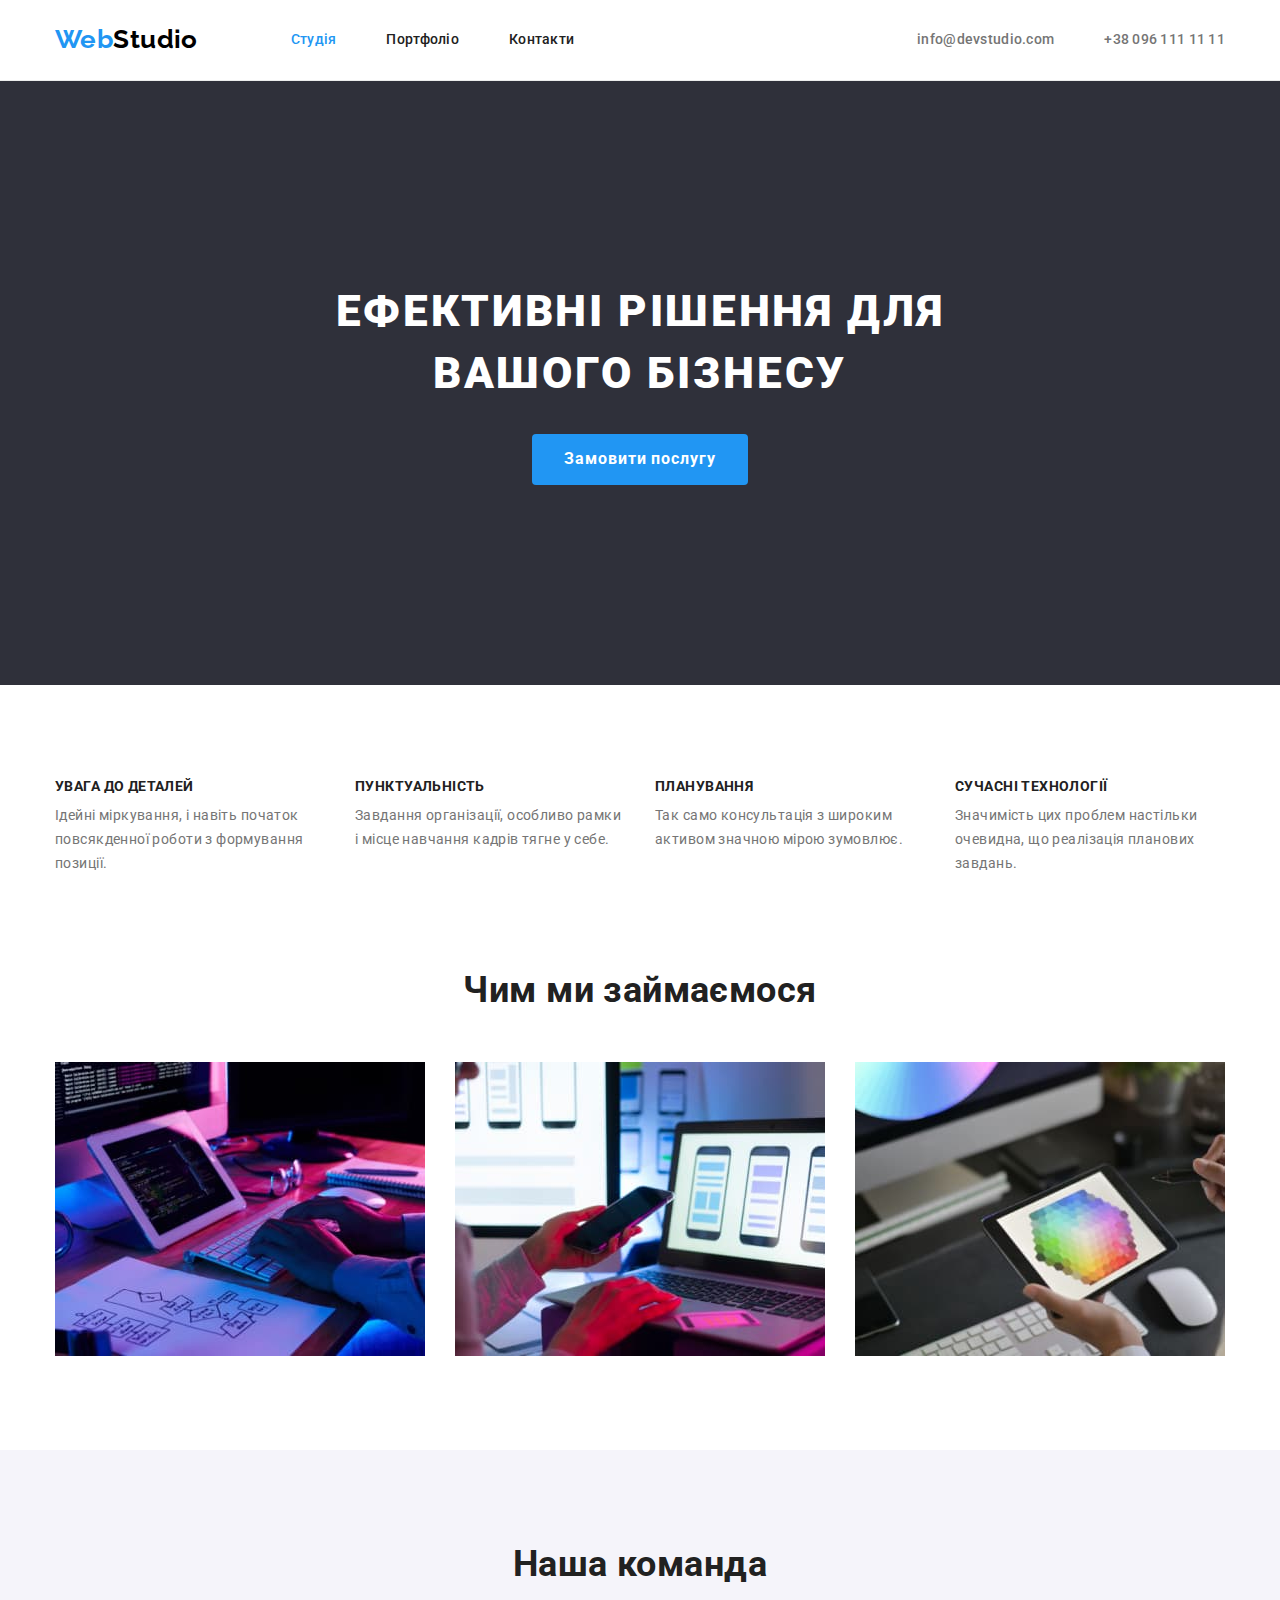
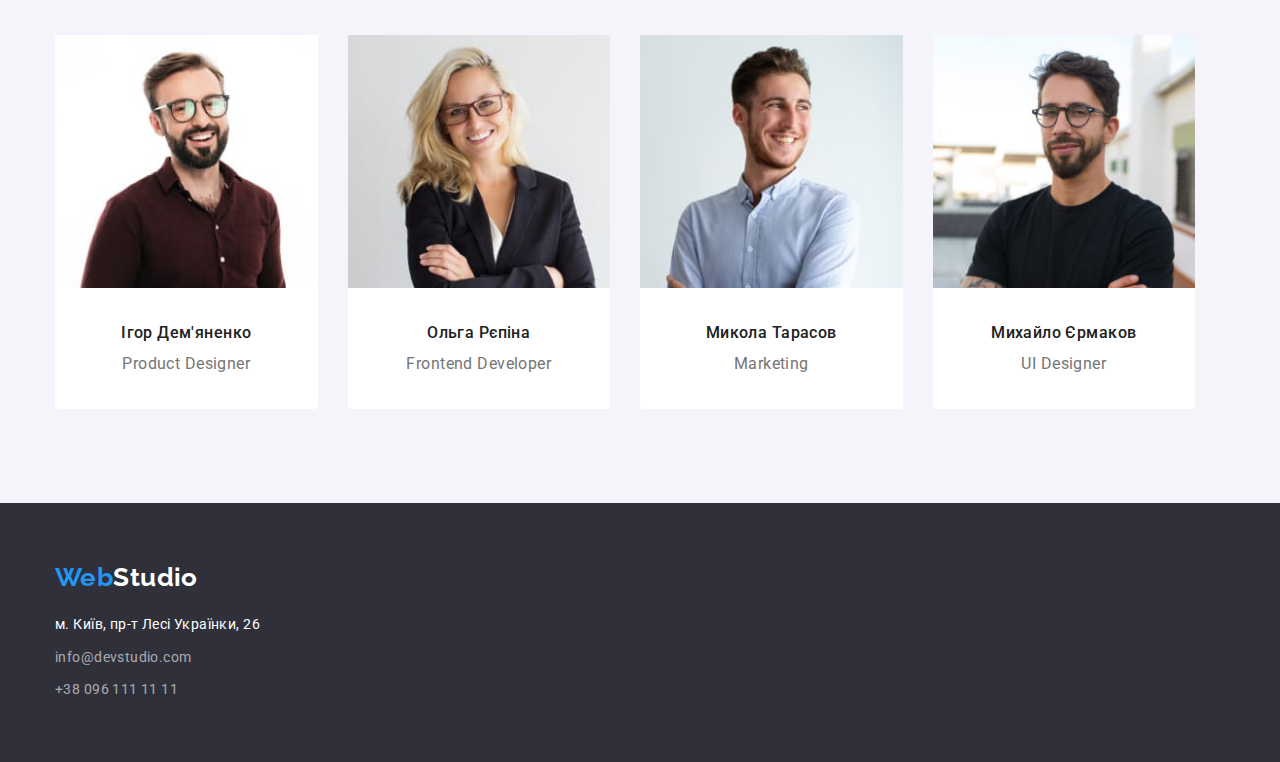
<file: index.html>
<!DOCTYPE html>
<html lang="uk">
<head>
    <meta charset="UTF-8">
    <meta http-equiv="X-UA-Compatible" content="IE=edge">
    <meta name="viewport" content="width=device-width, initial-scale=1.0">
    <link rel="preconnect" href="https://fonts.googleapis.com">
    <link rel="preconnect" href="https://fonts.gstatic.com" crossorigin>
    <link href="https://fonts.googleapis.com/css2?family=Raleway:wght@700&family=Roboto:wght@400;500;700;900&display=swap" rel="stylesheet">
    <link rel="stylesheet" href="https://cdnjs.cloudflare.com/ajax/libs/modern-normalize/1.0.0/modern-normalize.min.css" />
    <title>WebStudio</title>
    <link rel="stylesheet" href="./css/styles.css">
</head>
<body>
    <header class="header">
        <div class="container flex-container">
            <nav class="nav">
                <a class="logo" href="#"><span>Web</span>Studio</a>
                <ul class="site-navigation">
                    <li class="item"><a class="navigation-link current" href="#">Студія</a></li>
                    <li class="item"><a class="navigation-link" href="./portfolio.html">Портфоліо</a></li>
                    <li class="item"><a class="navigation-link" href="#">Контакти</a></li>
                </ul>
            </nav>
            <ul class="contacts-links">
                <li class="item"><a class="contacts-link" href="mailto:info@devstudio.com">info@devstudio.com</a></li>
                <li class="item"><a class="contacts-link" href="tel:+380961111111">+38 096 111 11 11</a></li>
            </ul>
        </div>
    </header>
    <main>
        <section class="hero">
            <div class="container">
                <h1 class="hero-title">Ефективні рішення для вашого бізнесу</h1>
                <button class="hero-button" type="button">Замовити послугу</button>
            </div>
        </section>
        <section class="section">
            <div class="container">
                <h2 class="visually-hidden">Чому ми</h2>
                <ul class="benefits">
                    <li class="item">
                        <h3 class="benefits-title">УВАГА ДО ДЕТАЛЕЙ</h3>
                        <p class="benefits-text">Ідейні міркування, і навіть початок повсякденної роботи з формування позиції.</p>
                    </li>
                    <li class="item">
                        <h3 class="benefits-title">ПУНКТУАЛЬНІСТЬ</h3>
                        <p class="benefits-text">Завдання організації, особливо рамки і місце навчання кадрів тягне у себе.</p>
                    </li>
                    <li class="item">
                        <h3 class="benefits-title">ПЛАНУВАННЯ</h3>
                        <p class="benefits-text">Так само консультація з широким активом значною мірою зумовлює.</p>
                    </li>
                    <li class="item">
                        <h3 class="benefits-title">СУЧАСНІ ТЕХНОЛОГІЇ</h3>
                        <p class="benefits-text">Значимість цих проблем настільки очевидна, що реалізація планових завдань.</p>
                    </li>
                </ul>
            </div>
        </section>
        <section class="section nopadding">
            <div class="container">
                <h2 class="section-title">Чим ми займаємося</h2>
                <ul class="offer-list">
                    <li class="item">
                        <a href="#"><img src="./images/img-4.jpg" alt="Веб розробка" width="370" height="294"></a>
                    </li>
                    <li class="item">
                        <a href="#"><img src="./images/img-5.jpg" alt="Дизайн інтерфейсів" width="370" height="294"></a>
                    </li>
                    <li class="item">
                        <a href="#"><img src="./images/img-6.jpg" alt="Графіка" width="370" height="294"></a>
                    </li>
                </ul>
            </div>
        </section>
        <section class="section team">
            <div class="container">
                <h2 class="section-title">Наша команда</h2>
                <ul class="team-list">
                    <li class="item">
                        <img class="team-img" src="./images/img.jpg" alt="Ігор Дем'яненко" width="270" height="260">
                        <div class="team-member-info">
                            <h3 class="team-title">Ігор Дем'яненко</h3>
                            <p class="team-text">Product Designer</p>
                        </div>
                    </li>
                    <li class="item">
                        <img class="team-img" src="./images/img-1.jpg" alt="Ольга Рєпіна" width="270" height="260">
                        <div class="team-member-info">
                            <h3 class="team-title">Ольга Рєпіна</h3>
                            <p class="team-text">Frontend Developer</p>
                        </div>
                    </li>
                    <li class="item">
                        <img class="team-img" src="./images/img-2.jpg" alt="Микола Тарасов" width="270" height="260">
                        <div class="team-member-info">
                            <h3 class="team-title">Микола Тарасов</h3>
                            <p class="team-text">Marketing</p>
                        </div>
                    </li>
                    <li class="item">
                        <img class="team-img" src="./images/img-3.jpg" alt="Михайло Єрмаков" width="270" height="260">
                        <div class="team-member-info">
                            <h3 class="team-title">Михайло Єрмаков</h3>
                            <p class="team-text">UI Designer</p>
                        </div>
                    </li>
                </ul>
            </div>
        </section>
    </main>
    <footer class="footer">
        <div class="container">
            <a class="footer-logo" href="#"><span>Web</span>Studio</a>
            <address class="address">
                <ul class="arddess-links">
                    <li class="item"><a class="address-link location" href="#">м. Київ, пр-т Лесі Українки, 26</a></li>
                    <li class="item"><a class="address-link" href="mailto:info@devstudio.com">info@devstudio.com</a></li>
                    <li class="item"><a class="address-link" href="tel:+380961111111">+38 096 111 11 11</a></li>
                </ul>
            </address>
        </div>
    </footer>
</body>
</html>
</file>
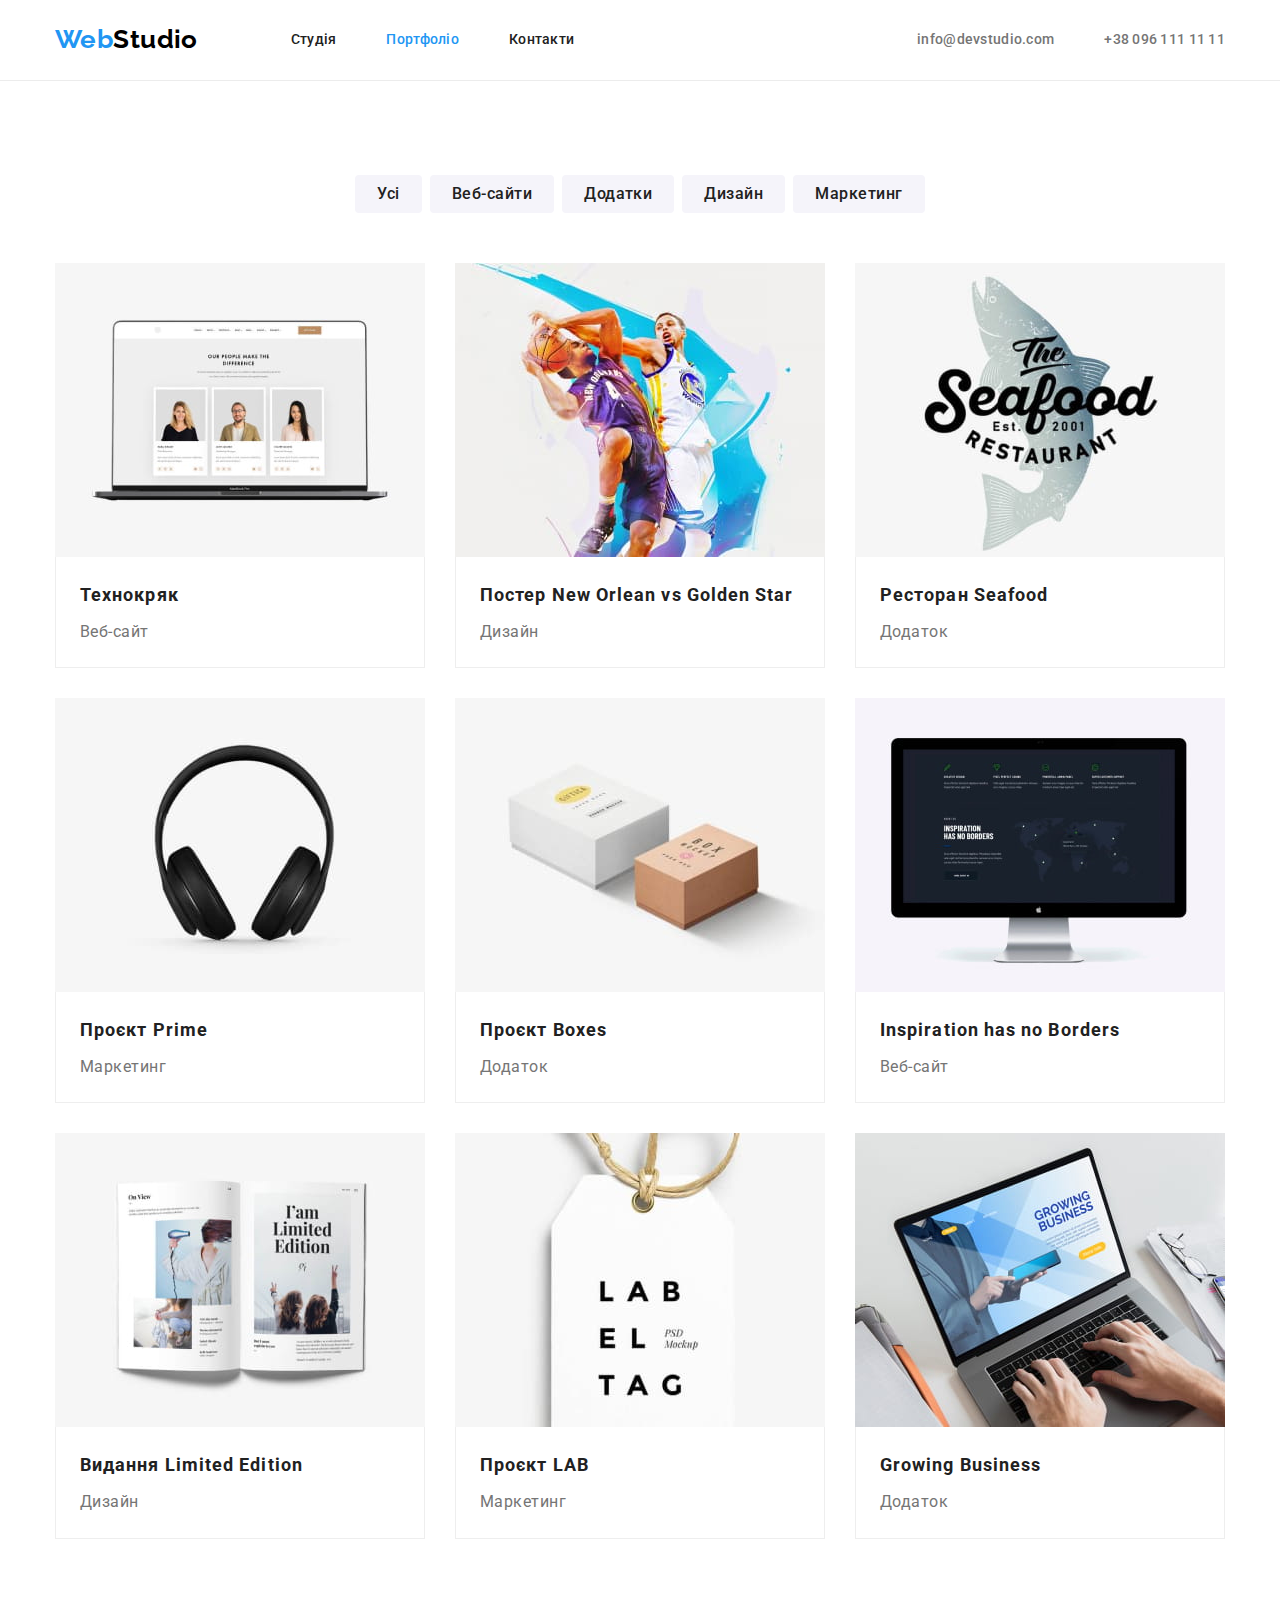
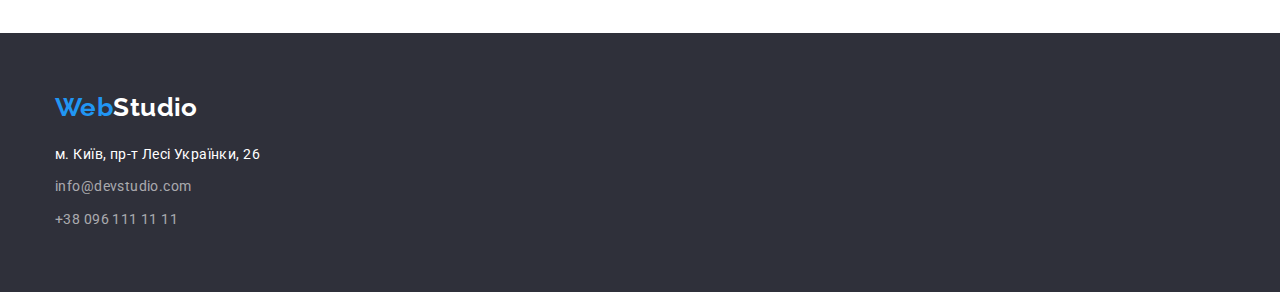
<file: portfolio.html>
<!DOCTYPE html>
<html lang="uk">
<head>
    <meta charset="UTF-8">
    <meta http-equiv="X-UA-Compatible" content=" IE=edge">
    <meta name="viewport" content="width=device-width, initial-scale=1.0">
    <link rel="preconnect" href="https://fonts.googleapis.com">
    <link rel="preconnect" href="https://fonts.gstatic.com" crossorigin>
    <link href="https://fonts.googleapis.com/css2?family=Raleway:wght@700&family=Roboto:wght@400;500;700;900&display=swap" rel="stylesheet">
    <link rel="stylesheet" href="https://cdnjs.cloudflare.com/ajax/libs/modern-normalize/1.0.0/modern-normalize.min.css" />
    <title>Portfolio</title>
    <link rel="stylesheet" href="./css/styles.css">
</head>
<body>
    <header class="header">
        <div class="container flex-container">
            <nav class="nav">
                <a class="logo" href="./index.html"><span>Web</span>Studio</a>
                <ul class="site-navigation">
                    <li class="item"><a class="navigation-link" href="./index.html">Студія</a></li>
                    <li class="item"><a class="navigation-link current" href="#">Портфоліо</a></li>
                    <li class="item"><a class="navigation-link" href="#">Контакти</a></li>
                </ul>
            </nav>
            <ul class="contacts-links">
                <li class="item"><a class="contacts-link" href="mailto:info@devstudio.com">info@devstudio.com</a></li>
                <li class="item"><a class="contacts-link" href="tel:+380961111111">+38 096 111 11 11</a></li>
            </ul>
        </div>
    </header>
    <main>
        <section class="section">
            <div class="container">
                <h1 class="visually-hidden">Портфоліо</h1>
                <ul class="filters-list">
                    <li><button class="filters-btn" type="button">Усі</button></li>
                    <li><button class="filters-btn" type="button">Веб-сайти</button></li>
                    <li><button class="filters-btn" type="button">Додатки</button></li>
                    <li><button class="filters-btn" type="button">Дизайн</button></li>
                    <li><button class="filters-btn" type="button">Маркетинг</button></li>
                </ul>
                <ul class="works-list">
                    <li class="item">
                        <a href="#">
                            <img src="./images/portf-img.jpg" alt="" width="370" height="294">
                            <div class="work-about">
                                <h2 class="works-title">Технокряк</h2>
                                <p class="works-text">Веб-сайт</p>
                            </div>
                        </a>
                    </li>
                    <li class="item">
                        <a href="#">
                            <img src="./images/portf-img-1.jpg" alt="" width="370" height="294">
                            <div class="work-about">
                                <h2 class="works-title">Постер New Orlean vs Golden Star</h2>
                                <p class="works-text">Дизайн</p>
                            </div>
                        </a>
                    </li>
                    <li class="item">
                        <a href="#">
                            <img src="./images/portf-img-2.jpg" alt="" width="370" height="294">
                            <div class="work-about">
                                <h2 class="works-title">Ресторан Seafood</h2>
                                <p class="works-text">Додаток</p>
                            </div>
                        </a>
                    </li>
                    <li class="item">
                        <a href="#">
                            <img src="./images/portf-img-3.jpg" alt="" width="370" height="294">
                            <div class="work-about">
                                <h2 class="works-title">Проєкт Prime</h2>
                                <p class="works-text">Маркетинг</p>
                            </div>
                        </a>
                    </li>
                    <li class="item">
                        <a href="#">
                            <img src="./images/portf-img-4.jpg" alt="" width="370" height="294">
                            <div class="work-about">
                                <h2 class="works-title">Проєкт Boxes</h2>
                                <p class="works-text">Додаток</p>
                            </div>
                        </a>
                    </li>
                    <li class="item">
                        <a href="#">
                            <img src="./images/portf-img-5.jpg" alt="" width="370" height="294">
                            <div class="work-about">
                                <h2 class="works-title">Inspiration has no Borders</h2>
                                <p class="works-text">Веб-сайт</p>
                            </div>
                        </a>
                    </li>
                    <li class="item">
                        <a href="#">
                            <img src="./images/portf-img-6.jpg" alt="" width="370" height="294">
                            <div class="work-about">
                                <h2 class="works-title">Видання Limited Edition</h2>
                                <p class="works-text">Дизайн</p>
                            </div>
                        </a>
                    </li>
                    <li class="item">
                        <a href="#">
                            <img src="./images/portf-img-7.jpg" alt="" width="370" height="294">
                            <div class="work-about">
                                <h2 class="works-title">Проєкт LAB</h2>
                                <p class="works-text">Маркетинг</p>
                            </div>
                        </a>
                    </li>
                    <li class="item">
                        <a href="#">
                            <img src="./images/portf-img-8.jpg" alt="" width="370" height="294">
                            <div class="work-about">
                                <h2 class="works-title">Growing Business</h2>
                                <p class="works-text">Додаток</p>
                            </div>
                        </a>
                    </li>
                </ul>
            </div>
        </section>
    </main>
    <footer class="footer">
        <div class="container">
            <a class="footer-logo" href="./index.html"><span>Web</span>Studio</a>
            <address class="address">
                <ul class="arddess-links">
                    <li class="item"><a class="address-link location" href="#">м. Київ, пр-т Лесі Українки, 26</a></li>
                    <li class="item"><a class="address-link" href="mailto:info@devstudio.com">info@devstudio.com</a></li>
                    <li class="item"><a class="address-link" href="tel:+380961111111">+38 096 111 11 11</a></li>
                </ul>
            </address>
        </div>
    </footer>
</body>
</html>
</file>
<file: css/styles.css>
/* 

font-family: 'Raleway', sans-serif;
font-family: 'Roboto', sans-serif; 

*/

*,
*::after,
*::before {
    box-sizing: border-box;
}

:root {
    --primary-bg-color: #FFFFFF;
    --secondary-bg-color: #F5F4FA;
    --primary-text-color: #212121;
    --secondary-text-color: #757575;
    --accent-color: #2196F3;
    --footer-bg-color: #2F303A;
    --white-color: #ffffff;
    --header-borderline: #ECECEC;
    --works-borderline: #eeeeee;
}

body {
    margin: 0;
    padding: 0;

    background-color: var(--primary-bg-color);

    font-size: 14px;
    font-family: 'Roboto', sans-serif;
    letter-spacing: 0.03em;
    color: var(--primary-text-color);
}

/* Reset */

h1,
h2,
h3,
h4,
h5,
h6,
p,
ul,
li {
    margin: 0;
    padding: 0;
}

a {
    text-decoration: none;
}

ul {
    list-style-type: none;
}

img {
    display: block;
    max-width: 100%;
    height: auto;
}

/* Hide */

.visually-hidden {
    position: absolute;
    width: 1px;
    height: 1px;
    margin: -1px;
    padding: 0;
    overflow: hidden;
    border: 0;
    clip: rect(0 0 0 0);
}

.container {
    margin: 0 auto;
    width: 1200px;
    padding: 0px 15px
}

/* Header */

.header {
    border-bottom: 1px solid var(--header-borderline);
}

.flex-container {
    display: flex;
    align-items: center;
}

.logo {
    /* Styles */
    font-family: 'Raleway', sans-serif;
    color: #000000;
    font-weight: 700;
    font-size: 26px;
    line-height: 1.15;
}

.logo > span {
    color: var(--accent-color);
}

.nav {
    display: flex;
    align-items: center;
}

.site-navigation {
    margin-left: 93px;
    display: flex;
    gap: 50px
}

/* .site-navigation > .item {
    padding: 32px 0px;
} */

.navigation-link {
    display: inline-block;
    padding: 32px 0px;

    font-weight: 500;
    line-height: 1.14;
    letter-spacing: 0.02em;
    color: var(--primary-text-color);
}

.navigation-link:hover,
.navigation-link:focus {
    color: var(--accent-color);
}

.contacts-links {
    display: flex;
    margin-left: auto;
    gap: 50px;
}

.contacts-link {    
    display: inline-block;
    padding: 32px 0px;

    color: var(--secondary-text-color);
    font-weight: 500;
    line-height: 1.14;
    letter-spacing: 0.02em;
}

.contacts-link:hover,
.contacts-link:focus {
    color: var(--accent-color);
}

.current {
    color: var(--accent-color);
}

/* Hero */

.hero {
    padding: 200px 0px;
    text-align: center;

    background-color: var(--footer-bg-color);  /* Для видимости белого текста */
    color: var(--white-color);
}

.hero-title {
    margin: 0 auto;
    margin-bottom: 30px;
    width: 696px;

    font-weight: 900;
    font-size: 44px;
    line-height: 1.4;
    text-align: center;
    letter-spacing: 0.06em;
    text-transform: uppercase;
}

.hero-button {
    border: 0;
    border-radius: 4px;
    padding: 10px 32px;

    background-color: var(--accent-color);

    font-weight: 700;
    font-size: 16px;
    line-height: 1.9;
    text-align: center;
    letter-spacing: 0.06em;
    color: var(--white-color);
}

.hero-button:hover,
.hero-button:focus {
    background-color: #188CE8;
}


/* Sections */

.section {
    padding: 94px 0px;
}

.section-title {
    margin-bottom: 50px;

    font-size: 36px;
    line-height: 1.16;
    text-align: center;
}

/* Benefits */

.benefits {
    display: flex;
    gap: 30px
}

.benefits > .item {
    flex-basis: calc((100% - 90px) / 4);
}

.benefits-title {
    font-size: 14px;
    line-height: 1.14;
    text-transform: uppercase;
    margin-bottom: 10px;
}

.benefits-text {
    color: var(--secondary-text-color);
    line-height: 1.7;
}

.nopadding {
    padding-top: 0px;
}

/* Offers */

.offer-list {
    display: flex;
    flex-wrap: wrap;
    gap: 30px;
}

.offer-list > .item {
    flex-basis: calc((100% - 60px) / 3);
}

/* Team */

.section.team {
    background-color: var(--secondary-bg-color);
}

.team-list {
    display: flex;
    flex-wrap: wrap;
    gap: 30px;
}

.team-list > .item {
    flex-basis: calc((100% - 120px) / 4);
    border-radius: 4px;

    background-color: #fff;
}

.team-img {
}

.team-member-info {
    padding: 30px 32px;
}

.team-title {
    text-align: center;

    font-weight: 500;
    font-size: 16px;
    line-height: 1.9;
}

.team-text {
    text-align: center;

    font-size: 16px;
    line-height: 1.9;
    color: var(--secondary-text-color);
}

/* Footer */

.footer {
    padding: 60px 0px;

    background-color: var(--footer-bg-color);
}

.footer-logo {
    display: block;
    margin-bottom: 20px;

    /* Styles */
    font-family: 'Raleway', sans-serif;
    color: var(--white-color);
    font-weight: 700;
    font-size: 26px;
    line-height: 1.15;
}

.footer-logo > span {
    color: var(--accent-color);
}

.arddess-links > .item {
    margin-bottom: 9px;
}

.arddess-links>.item:last-child {
    margin-bottom: 0px;
}

.address-link {
    line-height: 1.7;
    font-style: normal;
    color: rgba(255, 255, 255, 0.6);;
}

.address-link.location {
    color: var(--white-color);
}

.address-link:hover,
.address-link:focus {
    color: var(--accent-color)
}

/* PAGE PORTFOLIO */

/* Filters */

.filters-list {
    justify-content: center;
    margin-bottom: 50px;
    display: flex;
    gap: 8px;
}

.filters-btn {
    padding: 6px 22px;
    border: 0;
    border-radius: 4px;

    font-family: 'Roboto';
    font-style: normal;
    font-weight: 500;
    font-size: 16px;
    line-height: 1.6;
    letter-spacing: 0.03em;
    color: var(--primary-text-color);
    background-color: var(--secondary-bg-color);
}

.filters-btn:hover,
.filters-btn:focus {
    color: var(--white-color);
    background-color: var(--accent-color);
}

/* Works */

.works-list {
    display: flex;
    flex-wrap: wrap;
    gap: 30px;
}

.works-list > .item {
    flex-basis: calc((100% - 60px) / 3);
}

.work-about {
    padding: 20px 24px;
    border-bottom: 1px solid var(--works-borderline);
    border-left: 1px solid var(--works-borderline);
    border-right: 1px solid var(--works-borderline);
}

.works-title {
    margin-bottom: 4px;

    font-size: 18px;
    line-height: 2;
    letter-spacing: 0.06em;
    color: var(--primary-text-color);
}

.works-text {
    

    font-size: 16px;
    line-height: 1.9;
    letter-spacing: 0.03em;
    color: var(--secondary-text-color);
}
</file>
